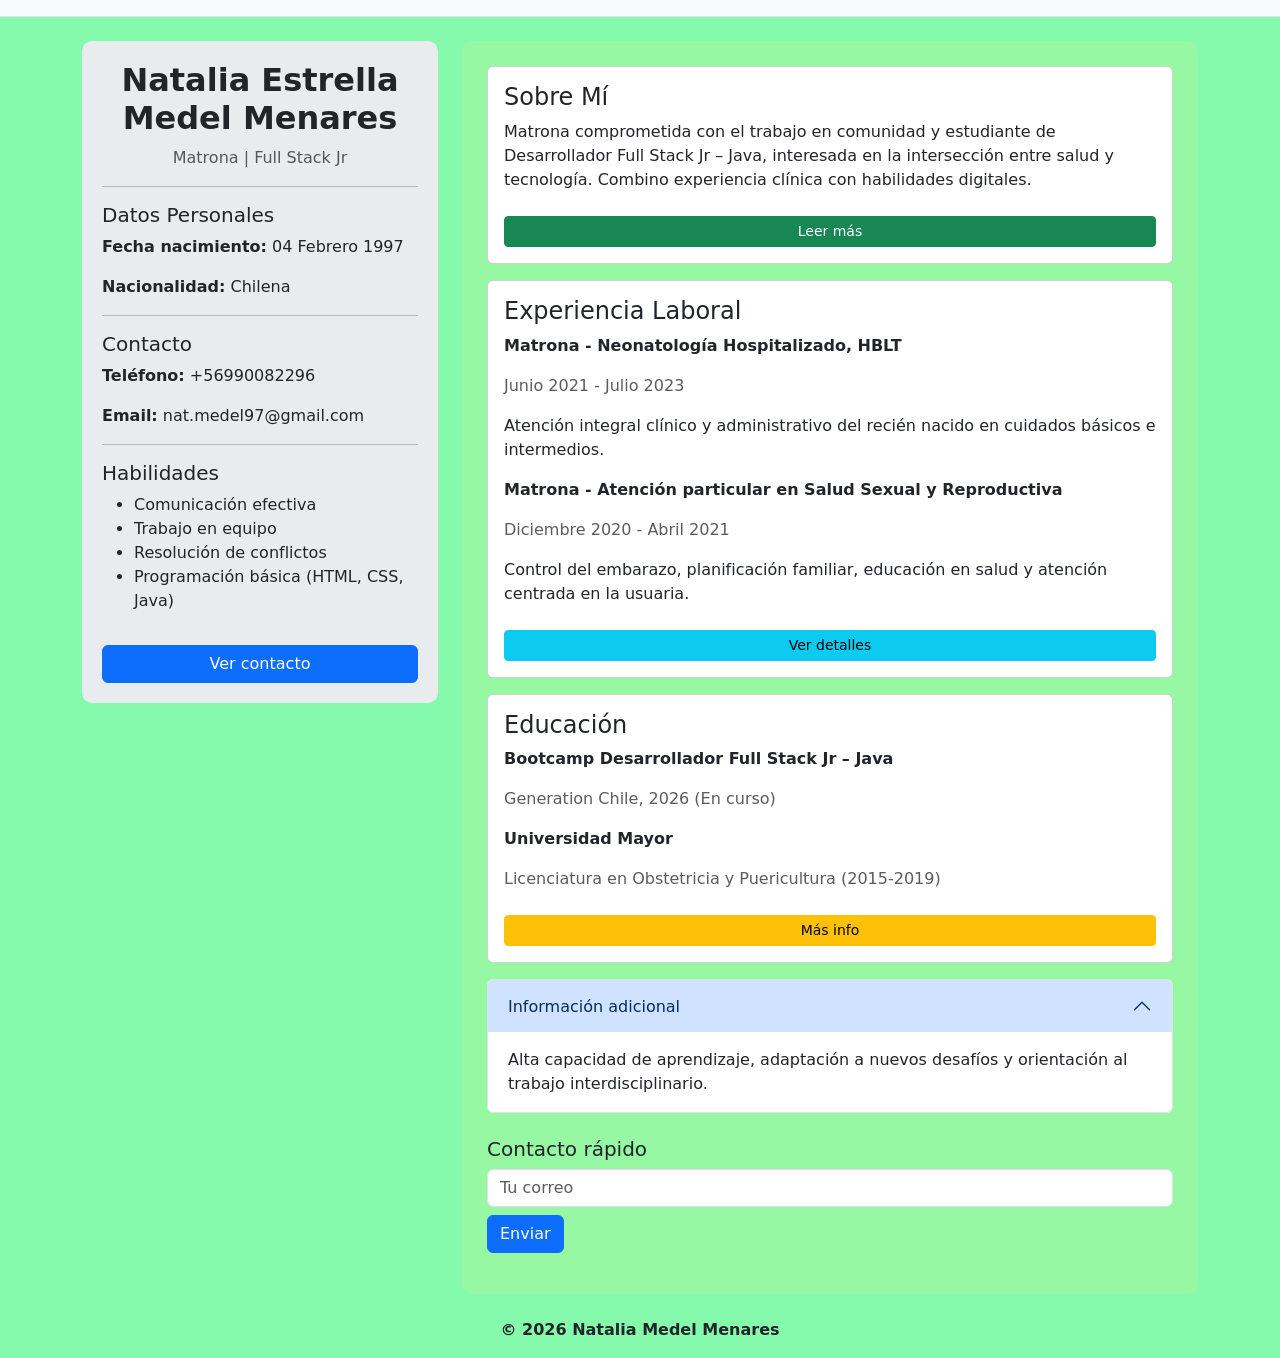
<file: index.html>
<!DOCTYPE html>
<html lang="es">
<head>
<meta charset="UTF-8">
<title>Currículum Vitae - Natalia Medel Menares</title>
<link href="https://cdn.jsdelivr.net/npm/bootstrap@5.3.0/dist/css/bootstrap.min.css" rel="stylesheet">
<style>
body {
    background-color: #85faac;
}
.cv-container {
    background: rgb(151, 248, 164);
    padding: 25px;
    border-radius: 10px;
}
.sidebar {
    background: #e9ecef;
    padding: 20px;
    border-radius: 10px;
}
</style>
</head>
<body>

<!-- NAVBAR -->
<nav class="navbar bg-light border-bottom">
</nav>

<!-- CONTENIDO -->
<div class="container mt-4">
<div class="row">

<!-- COLUMNA IZQUIERDA -->
<div class="col-md-4">
<div class="sidebar">

<h2 class="fw-bold text-center">Natalia Estrella Medel Menares</h2>
<p class="text-center text-muted">Matrona | Full Stack Jr</p>

<hr>

<h5>Datos Personales</h5>
<p><strong>Fecha nacimiento:</strong> 04 Febrero 1997</p>
<p><strong>Nacionalidad:</strong> Chilena</p>

<hr>

<h5>Contacto</h5>
<p><strong>Teléfono:</strong> +56990082296</p>
<p><strong>Email:</strong> nat.medel97@gmail.com</p>

<hr>

<h5>Habilidades</h5>
<ul>
    <li>Comunicación efectiva</li>
    <li>Trabajo en equipo</li>
    <li>Resolución de conflictos</li>
    <li>Programación básica (HTML, CSS, Java)</li>
</ul>

<!-- BUTTON -->
<button class="btn btn-primary w-100 mt-3" data-bs-toggle="modal" data-bs-target="#modalContacto">Ver contacto</button>

</div>
</div>

<!-- COLUMNA DERECHA -->
<div class="col-md-8">
<div class="cv-container">

<!-- SOBRE MI -->
<div class="card p-3 mb-3">
<h4>Sobre Mí</h4>
<p>
Matrona comprometida con el trabajo en comunidad y estudiante de Desarrollador Full Stack Jr – Java,
interesada en la intersección entre salud y tecnología. Combino experiencia clínica con habilidades digitales.
</p>
<button class="btn btn-success btn-sm mt-2">Leer más</button>
</div>

<!-- EXPERIENCIA -->
<div class="card p-3 mb-3">
<h4>Experiencia Laboral</h4>

<p><strong>Matrona - Neonatología Hospitalizado, HBLT</strong></p>
<p class="text-muted">Junio 2021 - Julio 2023</p>
<p>Atención integral clínico y administrativo del recién nacido en cuidados básicos e intermedios.</p>

<p><strong>Matrona - Atención particular en Salud Sexual y Reproductiva</strong></p>
<p class="text-muted">Diciembre 2020 - Abril 2021</p>
<p>Control del embarazo, planificación familiar, educación en salud y atención centrada en la usuaria.</p>

<button class="btn btn-info btn-sm mt-2">Ver detalles</button>
</div>

<!-- EDUCACIÓN -->
<div class="card p-3 mb-3">
<h4>Educación</h4>

<p><strong>Bootcamp Desarrollador Full Stack Jr – Java</strong></p>
<p class="text-muted">Generation Chile, 2026 (En curso)</p>

<p><strong>Universidad Mayor</strong></p>
<p class="text-muted">Licenciatura en Obstetricia y Puericultura (2015-2019)</p>

<button class="btn btn-warning btn-sm mt-2">Más info</button>
</div>

<!-- ACCORDION -->
<div class="accordion mt-3">
<div class="accordion-item">
<h2 class="accordion-header">
<button class="accordion-button" type="button" data-bs-toggle="collapse" data-bs-target="#extraInfo">
Información adicional
</button>
</h2>
<div id="extraInfo" class="accordion-collapse collapse show">
<div class="accordion-body">
Alta capacidad de aprendizaje, adaptación a nuevos desafíos y orientación al trabajo interdisciplinario.
</div>
</div>
</div>
</div>

<!-- FORM -->
<div class="mt-4">
<h5>Contacto rápido</h5>
<input class="form-control mt-2" placeholder="Tu correo">
<button class="btn btn-primary mt-2">Enviar</button>
</div>

<!-- PROGRESS (opcional, pero incluido para cumplir requisito) -->
<div class="mt-3">

</div>
</div>

</div>
</div>

<!-- MODAL -->
<div class="modal fade" id="modalContacto">
<div class="modal-dialog">
<div class="modal-content p-3">
<h5>Contacto</h5>
<p>Email: nat.medel97@gmail.com</p>
<p>Tel: +56990082296</p>
<button class="btn btn-secondary mt-2" data-bs-dismiss="modal">Cerrar</button>
</div>
</div>
</div>

<!-- FOOTER -->
<footer class="text-center mt-4 mb-3">
<p class="fw-bold">© 2026 Natalia Medel Menares</p>
</footer>

<script src="https://cdn.jsdelivr.net/npm/bootstrap@5.3.0/dist/js/bootstrap.bundle.min.js"></script>
</body>
</html>
</file>
